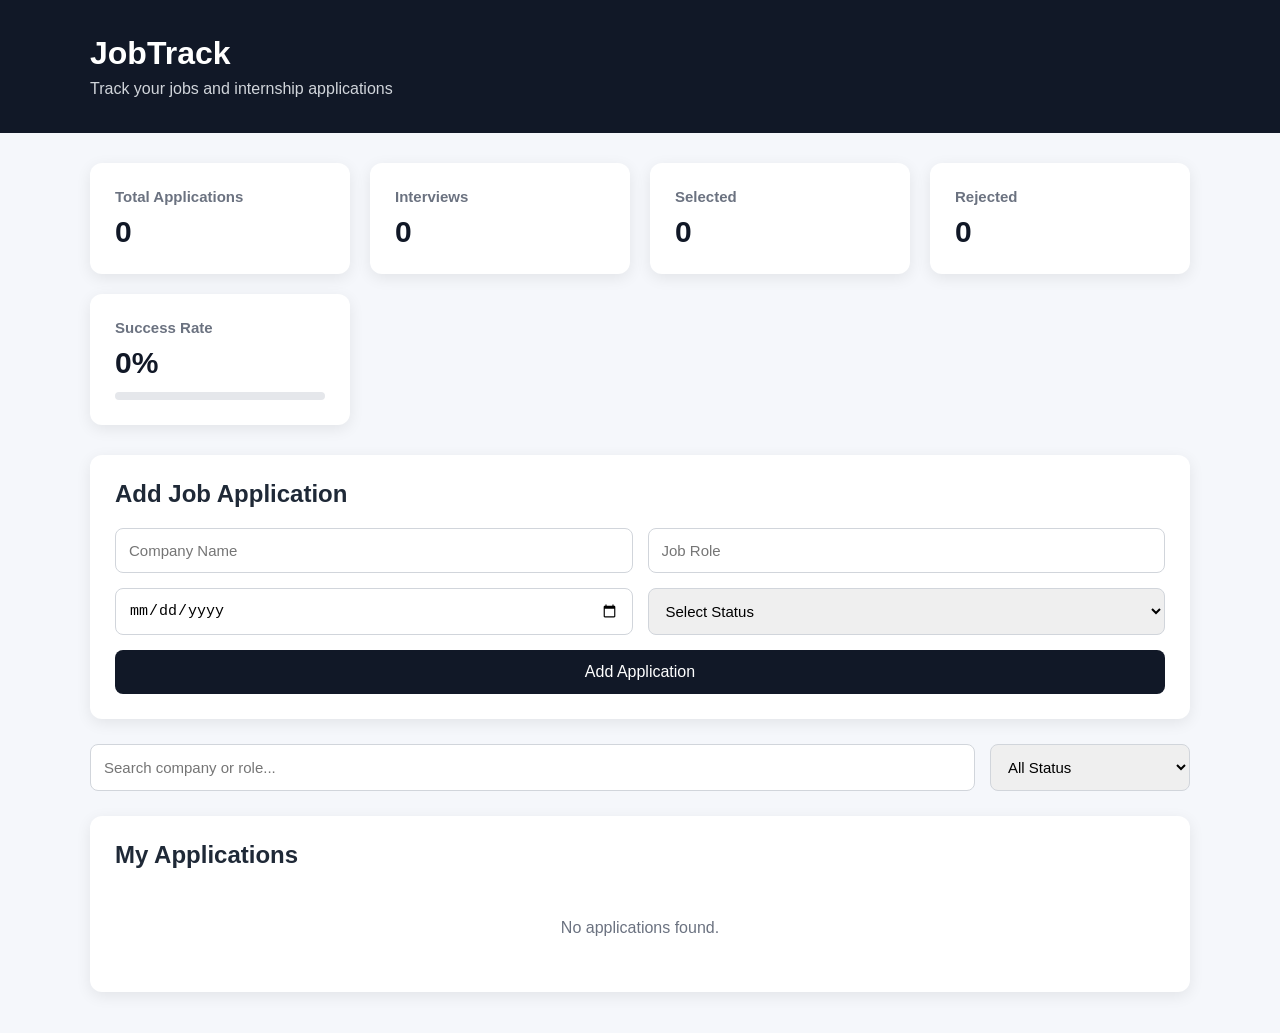
<file: index.html>
<!DOCTYPE html>
<html lang="en">
<head>
    <meta charset="UTF-8">
    <meta name="viewport" content="width=device-width, initial-scale=1.0">

    <title>JobTrack - Job Application Tracker</title>

    <link rel="stylesheet" href="JobTrack.css">
</head>

<body>

    <!-- Header -->
    <header class="header">
        <div class="container">
            <h1>JobTrack</h1>
            <p>Track your jobs and internship applications</p>
        </div>
    </header>


    <!-- Main Content -->
    <main class="container">

        <!-- Dashboard -->
      <section class="dashboard">

    <div class="card">
        <h3>Total Applications</h3>
        <p id="totalApplications">0</p>
    </div>

    <div class="card">
        <h3>Interviews</h3>
        <p id="interviews">0</p>
    </div>

    <div class="card">
        <h3>Selected</h3>
        <p id="selected">0</p>
    </div>

    <div class="card">
        <h3>Rejected</h3>
        <p id="rejected">0</p>
    </div>

   <div class="card">
    <h3>Success Rate</h3>

    <p id="successRate">0%</p>

    <div class="progress-bar">
        <div id="successProgress"></div>
    </div>
</div>

</section>

        <!-- Add Application -->
        <section class="application-form">

            <h2>Add Job Application</h2>

            <form id="jobForm">

                <input
                    type="text"
                    id="company"
                    placeholder="Company Name"
                    required
                >

                <input
                    type="text"
                    id="role"
                    placeholder="Job Role"
                    required
                >

                <input
                    type="date"
                    id="date"
                    required
                >

                <select id="status" required>
                    <option value="">Select Status</option>
                    <option value="Applied">Applied</option>
                    <option value="Interview">Interview</option>
                    <option value="Selected">Selected</option>
                    <option value="Rejected">Rejected</option>
                </select>

               <button type="submit" id="submitButton">
    Add Application
</button>
            </form>

        </section>


        <!-- Search & Filter -->
        <section class="filters">

            <input
                type="text"
                id="search"
                placeholder="Search company or role..."
            >

            <select id="filterStatus">

                <option value="All">All Status</option>
                <option value="Applied">Applied</option>
                <option value="Interview">Interview</option>
                <option value="Selected">Selected</option>
                <option value="Rejected">Rejected</option>

            </select>

        </section>


        <!-- Applications -->
        <section class="applications">

            <h2>My Applications</h2>

            <div id="applicationList">

                <p class="empty-message">
                    No applications added yet.
                </p>

            </div>

        </section>

    </main>


    <!-- JavaScript -->
    <script src="JobTrack.js"></script>

</body>
</html>
</file>
<file: JobTrack.css>
* {
    margin: 0;
    padding: 0;
    box-sizing: border-box;
}

body {
    font-family: Arial, sans-serif;
    background: #f5f7fb;
    color: #1f2937;
}

/* Container */
.container {
    width: 90%;
    max-width: 1100px;
    margin: auto;
}

/* Header */
.header {
    background: #111827;
    color: white;
    padding: 35px 0;
    margin-bottom: 30px;
}

.header h1 {
    font-size: 32px;
    margin-bottom: 8px;
}

.header p {
    color: #d1d5db;
    font-size: 16px;
}

/* Dashboard */
.dashboard {
    display: grid;
    grid-template-columns: repeat(4, 1fr);
    gap: 20px;
    margin-bottom: 30px;
}

.card {
    background: white;
    padding: 25px;
    border-radius: 12px;
    box-shadow: 0 4px 15px rgba(0, 0, 0, 0.08);
}

.card h3 {
    font-size: 15px;
    color: #6b7280;
    margin-bottom: 10px;
}

.card p {
    font-size: 30px;
    font-weight: bold;
    color: #111827;
}

/* Form */
.application-form {
    background: white;
    padding: 25px;
    border-radius: 12px;
    margin-bottom: 25px;
    box-shadow: 0 4px 15px rgba(0, 0, 0, 0.08);
}

.application-form h2,
.applications h2 {
    margin-bottom: 20px;
}

form {
    display: grid;
    grid-template-columns: 1fr 1fr;
    gap: 15px;
}

input,
select {
    width: 100%;
    padding: 13px;
    border: 1px solid #d1d5db;
    border-radius: 8px;
    font-size: 15px;
    outline: none;
}

input:focus,
select:focus {
    border-color: #111827;
}

button {
    grid-column: span 2;
    padding: 13px;
    background: #111827;
    color: white;
    border: none;
    border-radius: 8px;
    font-size: 16px;
    cursor: pointer;
}

button:hover {
    background: #374151;
}

/* Filters */
.filters {
    display: grid;
    grid-template-columns: 1fr 200px;
    gap: 15px;
    margin-bottom: 25px;
}

/* Applications */
.applications {
    background: white;
    padding: 25px;
    border-radius: 12px;
    margin-bottom: 40px;
    box-shadow: 0 4px 15px rgba(0, 0, 0, 0.08);
}

.empty-message {
    text-align: center;
    color: #6b7280;
    padding: 30px;
}

/* Mobile Responsive */
@media (max-width: 768px) {

    .dashboard {
        grid-template-columns: 1fr 1fr;
    }

    form {
        grid-template-columns: 1fr;
    }

    button {
        grid-column: span 1;
    }

    .filters {
        grid-template-columns: 1fr;
    }
}

@media (max-width: 480px) {

    .dashboard {
        grid-template-columns: 1fr;
    }

    .header h1 {
        font-size: 26px;
    }

    .container {
        width: 92%;
    }
}
/* Application Card */

.application-item {
    display: flex;
    justify-content: space-between;
    align-items: center;
    gap: 20px;
    padding: 20px;
    margin-bottom: 15px;
    border: 1px solid #e5e7eb;
    border-radius: 10px;
    background: #fafafa;
}

.application-item h3 {
    margin-bottom: 6px;
    color: #111827;
}

.application-item p {
    margin-bottom: 6px;
    color: #4b5563;
}

.application-item small {
    color: #6b7280;
}

.application-item strong {
    display: inline-block;
    padding: 7px 12px;
    border-radius: 20px;
    background: #e5e7eb;
    color: #111827;
    font-size: 13px;
}

.application-item button {
    padding: 8px 14px;
    background: #dc2626;
    border-radius: 6px;
    font-size: 13px;
}

.application-item button:hover {
    background: #b91c1c;
}

/* Mobile */
@media (max-width: 600px) {

    .application-item {
        flex-direction: column;
        align-items: flex-start;
    }

    .application-item button {
        width: auto;
    }
}
/* Status Badges */

.status-badge {
    display: inline-block;
    padding: 7px 13px;
    border-radius: 20px;
    font-size: 13px;
    font-weight: 600;
}

/* Applied */
.status-applied {
    background: #e0e7ff;
    color: #3730a3;
}

/* Interview */
.status-interview {
    background: #fef3c7;
    color: #92400e;
}

/* Selected */
.status-selected {
    background: #dcfce7;
    color: #166534;
}

/* Rejected */
.status-rejected {
    background: #fee2e2;
    color: #991b1b;
}
/* Success Progress Bar */

.progress-bar {
    width: 100%;
    height: 8px;
    background: #e5e7eb;
    border-radius: 10px;
    overflow: hidden;
    margin-top: 12px;
}

#successProgress {
    width: 0%;
    height: 100%;
    background: #16a34a;
    border-radius: 10px;
    transition: width 0.4s ease;
}
</file>
